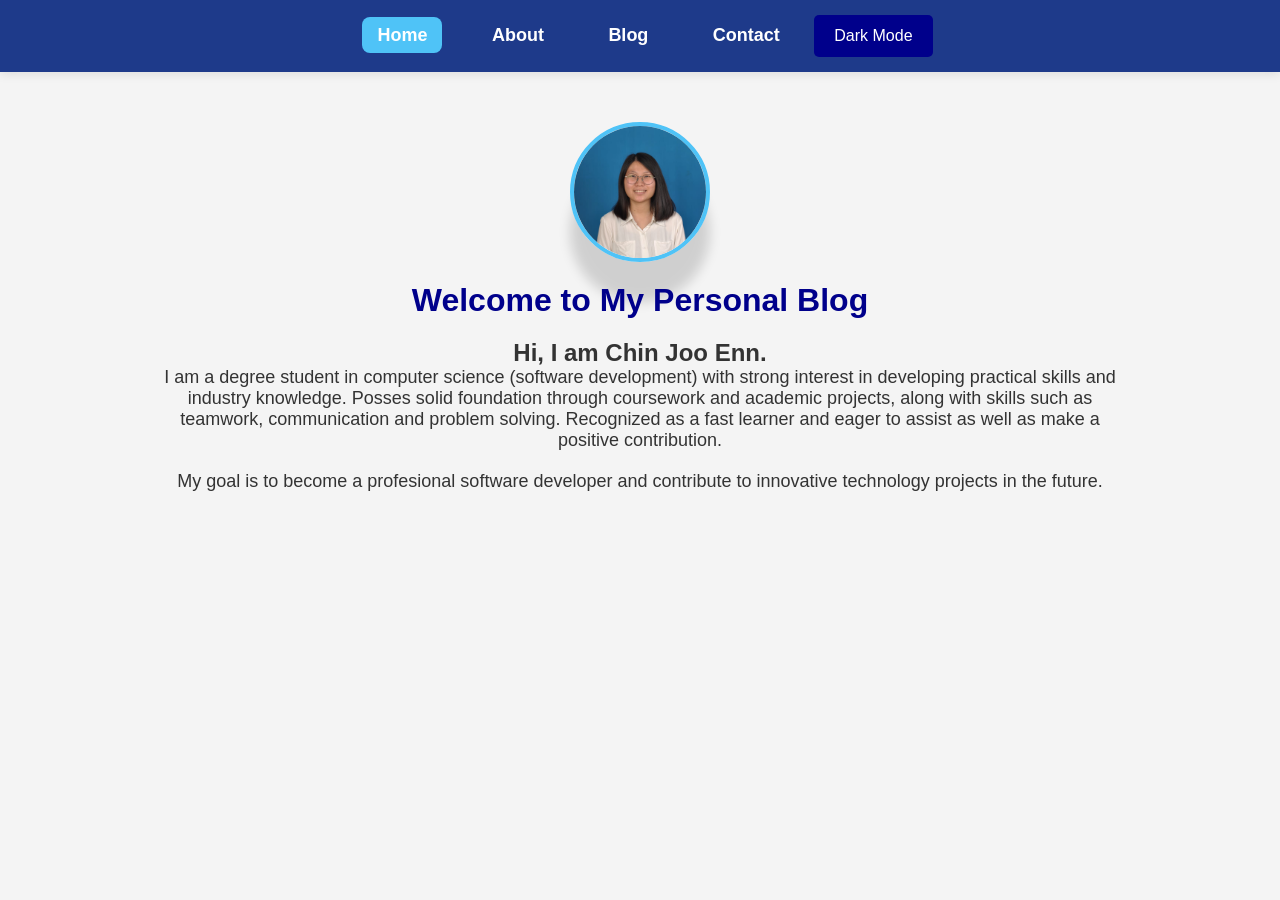
<file: index.html>
<!DOCTYPE html>
<html lang="en">

<head>

    <meta charset="UTF-8">
    <meta name="viewport" content="width=device-width, initial-scale=1.0">
    <title>My Personal Blog</title>

    <link rel="stylesheet" href="css/style.css">
</head>

<body>

    <nav>
        <a href="index.html" class="active">Home</a>
        <a href="about.html">About</a>
        <a href="blog.html">Blog</a>
        <a href="contact.html">Contact</a>

         <button onclick="darkMode()">Dark Mode</button>
    </nav>

    <div class="container">
        <img src="images/profile.jpeg" alt="Profile photo" class="profile-photo">
        <h1>Welcome to My Personal Blog</h1>

        <h2>
            Hi, I am Chin Joo Enn.
        </h2>

        <p>
            I am a degree student in computer science (software development) with
            strong interest in developing practical skills and industry knowledge.
            Posses solid foundation through coursework and academic projects,
            along with skills such as teamwork, communication and problem
            solving. Recognized as a fast learner and eager to assist as well as
            make a positive contribution.
        </p>

        <p>
            My goal is to become a profesional software developer and contribute to innovative
            technology projects in the future.
        </p>
    
    </div>
    <script src="js/script.js"></script>
</body>
</html>
</file>
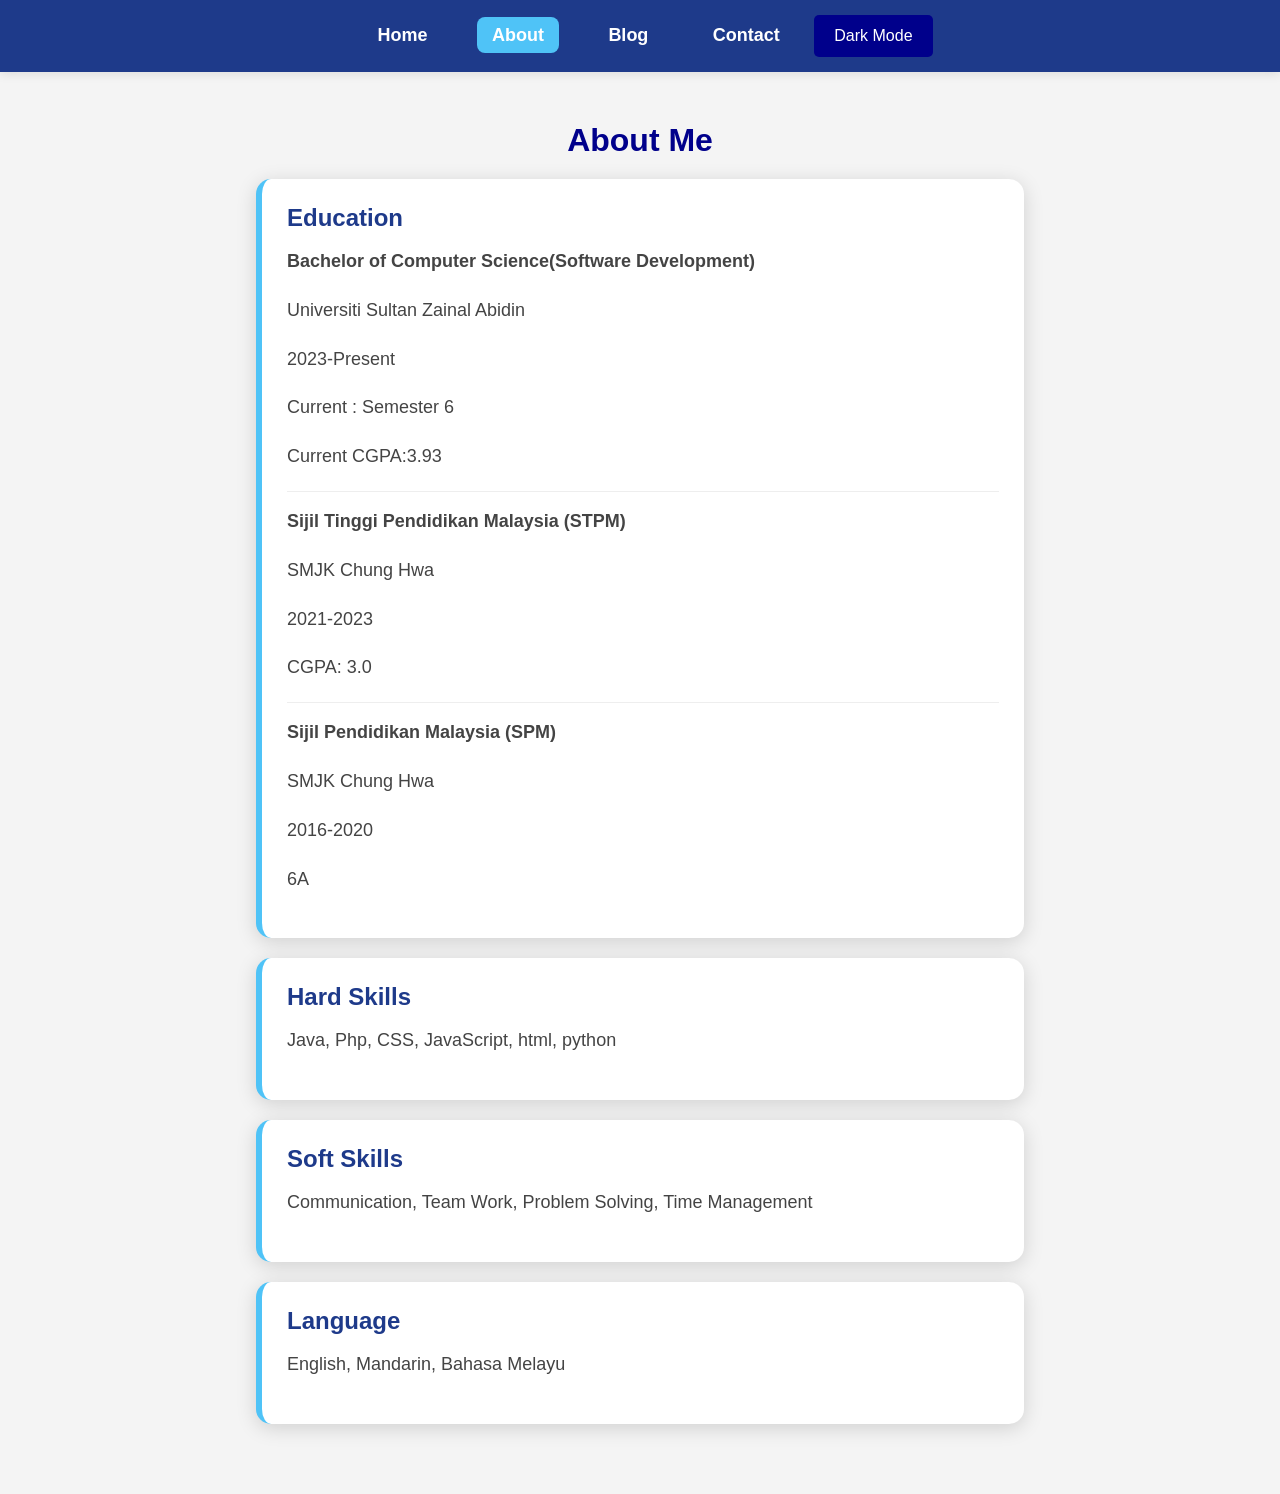
<file: about.html>
<!DOCTYPE html>
<html lang="en">

<head>

    <meta charset="UTF-8">
    <meta name="viewport" content="width=device-width, initial-scale=1.0">
    <title>About Me</title>

    <link rel="stylesheet" href="css/style.css">
</head>

<body>

    <nav>
        <a href="index.html">Home</a>
        <a href="about.html" class="active">About</a>
        <a href="blog.html">Blog</a>
        <a href="contact.html">Contact</a>

         <button onclick="darkMode()">Dark Mode</button>
    </nav>

    <div class="container">
        <h1>About Me</h1>

        <div class="skill-card">
            <h2>Education</h2>
            <p><strong>Bachelor of Computer Science(Software Development) </strong></p>
            <p>Universiti Sultan Zainal Abidin</p>
            <p>2023-Present</p>
            <p>Current : Semester 6</p>
            <p>Current CGPA:3.93</p>

            <hr>

            <p><strong>Sijil Tinggi Pendidikan Malaysia (STPM)</strong></p>
            <p>SMJK Chung Hwa</p>
            <p>2021-2023</p>
            <p>CGPA: 3.0</p>

            <hr>
            <p><strong>Sijil Pendidikan Malaysia (SPM)</strong></p>
            <p>SMJK Chung Hwa</p>
            <p>2016-2020</p>
            <p>6A</p>
        </div>

        <div class="skill-card">
            <h2>Hard Skills</h2>

            <p>Java, Php, CSS, JavaScript, html, python</p>
        </div>

        <div class="skill-card">
            <h2>Soft Skills</h2>

            <p>Communication, Team Work, Problem Solving, Time Management</p>
        </div>

        <div class="skill-card">
            <h2>Language</h2>

            <p>English, Mandarin, Bahasa Melayu</p>
        </div>
    </div>
    <script src="js/script.js"></script>
</body>
</html>
</file>
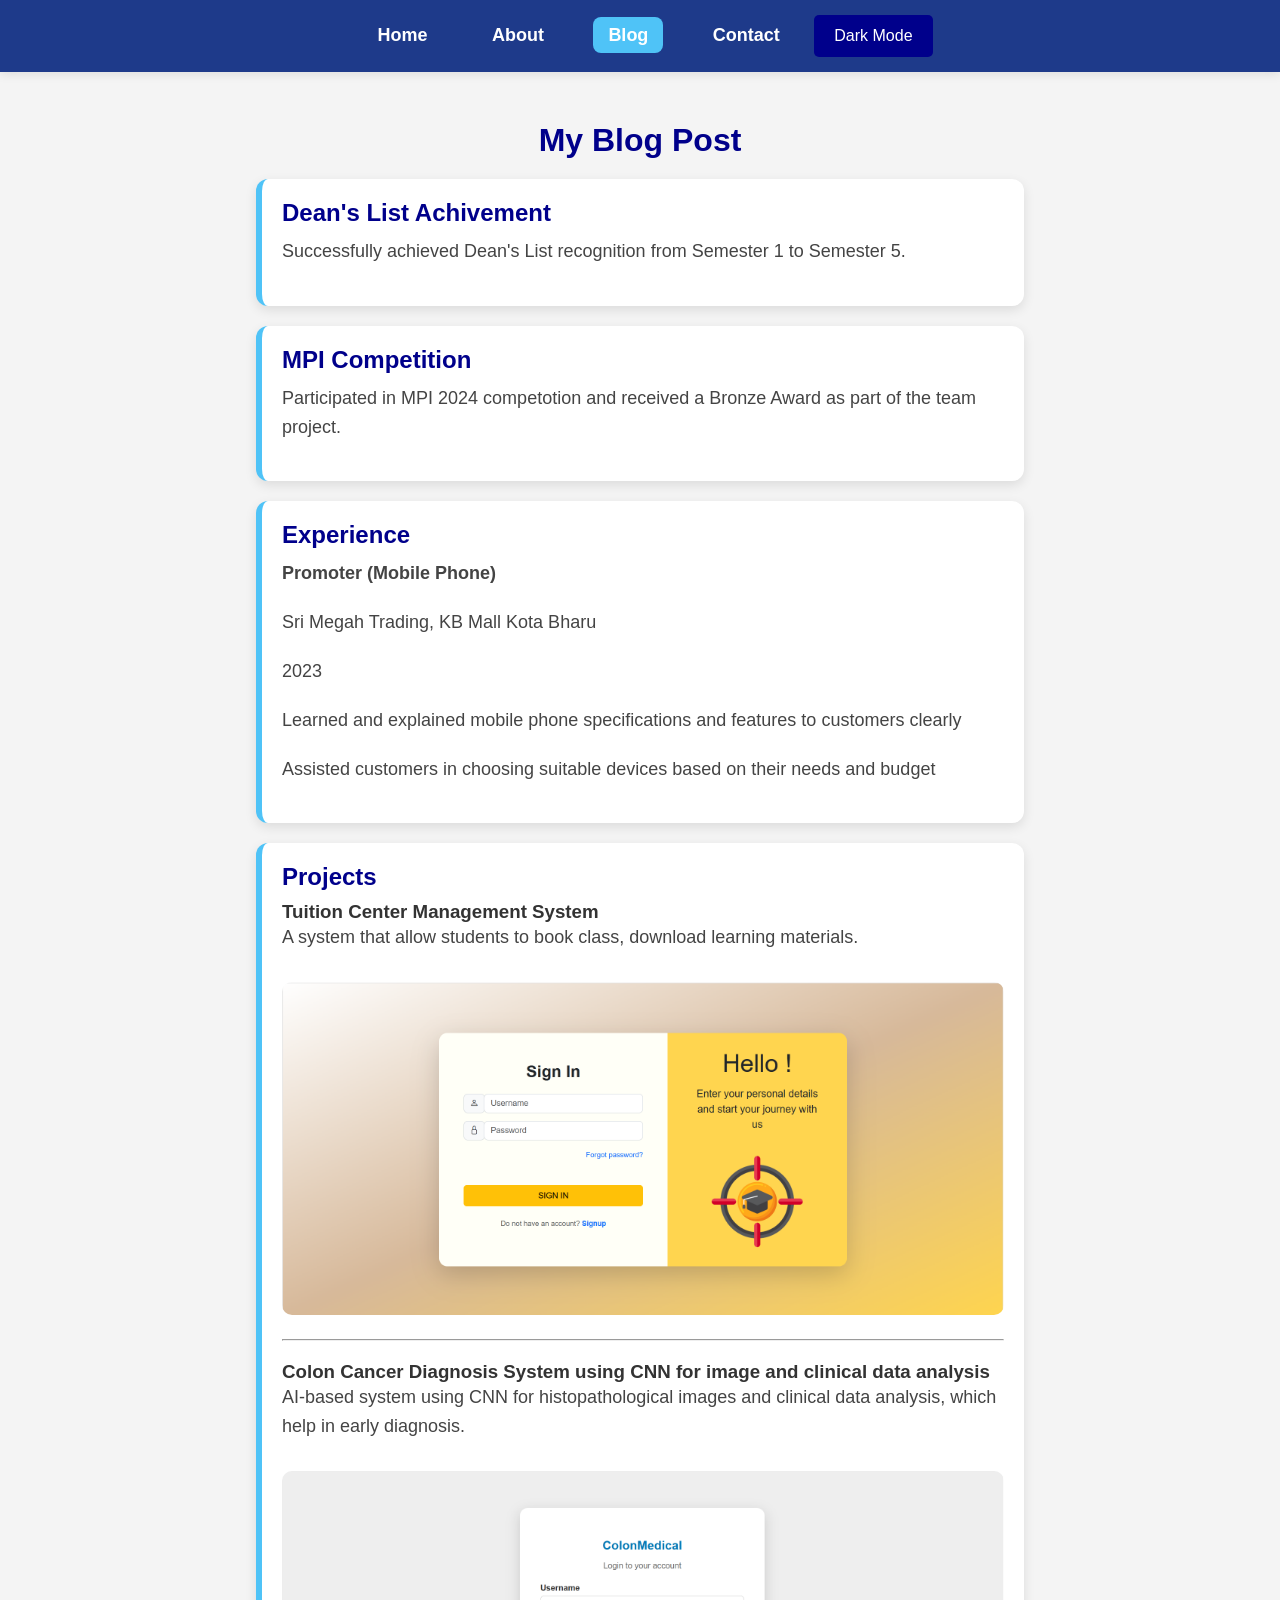
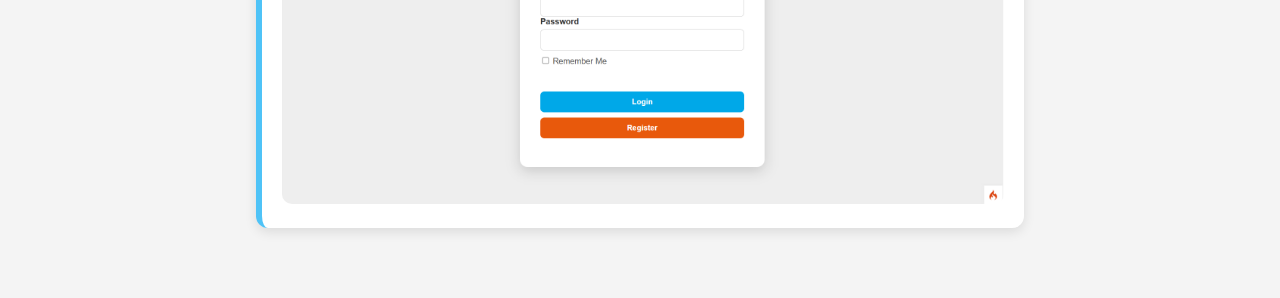
<file: blog.html>
<!DOCTYPE html>
<html lang="en">

<head>
    <meta charset="UTF-8">
    <meta name="viewport" content="width=device-width, initial-scale=1.0">
    <title>Blog</title>

    <link rel="stylesheet" href="css/style.css">
</head>

<body>
    <nav>
        <a href="index.html">Home</a>
        <a href="about.html">About</a>
        <a href="blog.html" class="active">Blog</a>
        <a href="contact.html">Contact</a>

         <button onclick="darkMode()">Dark Mode</button>
    </nav>

    <div class="container">
        <h1 class=""page-title>My Blog Post</h1>

        <div class="blog-card">
            <h2>Dean's List Achivement</h2>
            <p>
                Successfully achieved Dean's List recognition from Semester 1 to Semester 5.
            </p>
        </div>

        <div class="blog-card">
            <h2>MPI Competition</h2>
            <p>
                Participated in MPI 2024 competotion and received a Bronze Award as part of the team project.
            </p>
        </div>
    
        <div class="blog-card">
            <h2>Experience</h2>
            <p><strong>Promoter (Mobile Phone)</strong></p>
            <p>Sri Megah Trading, KB Mall Kota Bharu</p>
            <p>2023</p>
            <p>Learned and explained mobile phone specifications and features to customers clearly</p>
            <p>Assisted customers in choosing suitable devices based on their needs and budget</p>
        </div>

        <div class="blog-card">
            <h2>Projects</h2>
            <h3>Tuition Center Management System</h3>
            <p>A system that allow students to book class, download learning materials.</p>
            <img src="images/tuitionCenter.png" alt="Tuition Center System Screenshot" width="100%">

            <hr>

            <h3>Colon Cancer Diagnosis System using CNN for image and clinical data analysis</h3>
            <p>AI-based system using CNN for histopathological images and clinical data analysis, which help in early diagnosis.</p>
            <img src="images/DiagnosisSystem.png" alt="Diagnosis System Screenshot" width="100%">
        </div>
    </div>
    <script src="js/script.js"></script>
</body>
</html>
</file>
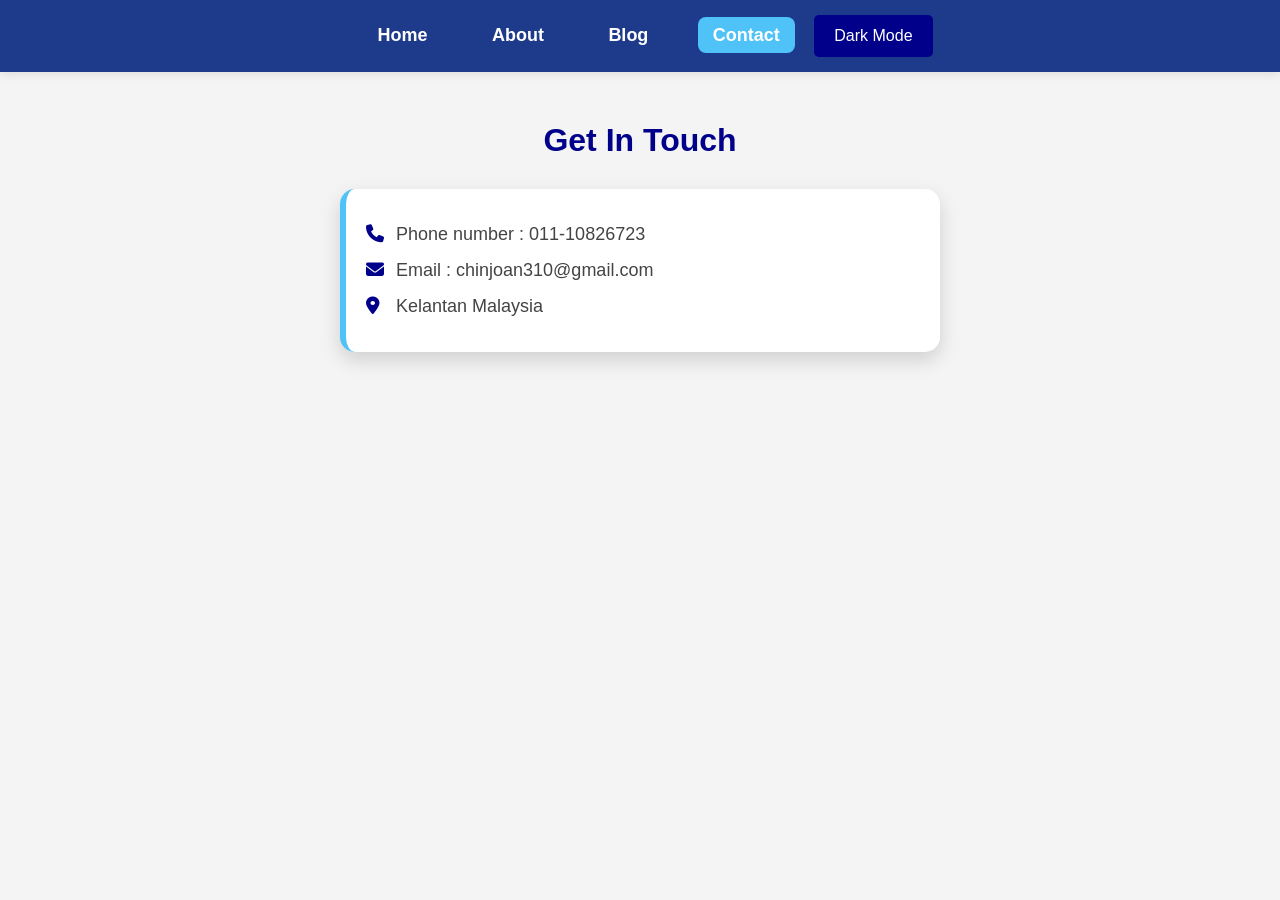
<file: contact.html>
<!DOCTYPE html>
<html lang="en">

    <head>
        <meta charset="UTF-8">
        <meta name="viewport" content="width=device-width, initial-scale=1.0">
        <title>Contact</title>

        <link rel="stylesheet" href="css/style.css">
        <link rel="stylesheet" href="https://cdnjs.cloudflare.com/ajax/libs/font-awesome/6.5.1/css/all.min.css">
    </head>

    <body>
        <nav>
            <a href="index.html">Home</a>
            <a href="about.html">About</a>
            <a href="blog.html">Blog</a>
            <a href="contact.html" class="active">Contact</a>

             <button onclick="darkMode()">Dark Mode</button>
        </nav>

        <div class="container">
            <h1>Get In Touch</h1>

            <div class="contact-card">
                <p><i class="fa-solid fa-phone"></i>Phone number : 011-10826723</p>
                <p><i class="fa-solid fa-envelope"></i>Email : chinjoan310@gmail.com</p>
                <p><i class="fa-solid fa-location-dot"></i>Kelantan Malaysia</p>
            </div>
        </div>
        <script src="js/script.js"></script>
    </body>
</html>
</file>
<file: css/style.css>
* {
    margin: 0;
    padding: 0;
    box-sizing: border-box;
}

body {
    font-family : Arial, sans-serif;
    background-color: #f4f4f4;
    color: #333;
}

nav {
    background-color: #1e3a8a;
    padding: 15px;
    text-align: center;
    box-shadow: 0 2px 10px rgba(0,0,0,0.1);
}

nav a {
    color: white;
    text-decoration: none;
    margin: 0 15px;
    padding: 8px 15px;
    border-radius: 8px;
    font-size: 18px;
    font-weight: bold;
    transition: 0.3s;
}

nav a:hover {
    color: #4FC3F7;
}

.active {
    background: #4FC3F7;
    color: white;
    border-bottom: none;
}

.container {
    width: 90%;
    max-width: 1000px;
    margin: auto;
    text-align: center;
    padding: 50px 20px;
}

h1 {
    margin-bottom: 20px;
    color: darkblue;
}

p {
    font-size: 18px;
    margin-bottom: 20px;
}

button {
    padding: 12px 20px;
    font-size: 16px;
    border: none;
    background-color: darkblue;
    color: white;
    cursor: pointer;
    border-radius: 5px;
}

button:hover {
    background-color: navy;
}

.dark-mode {
    background-color: #121212;
    color: white;
}

.dark-mode nav {
    background-color: black;
}

.dark-mode h1 {
    color: white;
}

@media (max-width: 600px) {
    nav a {
        display: block;
        margin: 10px 0;
    }

    .container {
        width: 95%;
        padding-top: 40px;
    }
}

.page-title {
    text-align: center;
    margin-bottom: 30px;
    color: darkblue;
}

.blog-card {
    background: white;
    padding: 20px;
    margin: 20px auto;
    width: 80%;
    border-radius: 12px;
    box-shadow: 0 4px 12px rgba(0,0,0,0.1);
    transition: 0.3s ease;
    text-align: left;
    border-left: 6px solid #4FC3F7;
}

.blog-card:hover {
    transform: translateY(-5px);
    box-shadow: 0 8px 20px rgba(0,0,0,0.2);
}

.blog-card h2 {
    color: darkblue;
    margin-bottom: 10px;
}

.blog-card p{
    line-height: 1.6;
    color: #444;
}

.blog-card img {
    margin-top: 10px;
    border-radius: 10px;
    box-shadow: 0 4px 12px rgba(0.0.0.0,15);
}

.blog-card hr {
    margin: 20px 0;
}

.profile-photo {
    width: 140px;
    height: 140px;
    border-radius: 50%;
    object-fit: cover;
    display: block;
    margin: 0 auto 20px auto;
    box-shadow: 0 40px 12px rgba(0, 0, 0, 0.15);
    border: 4px solid #4FC3F7;
}

.skill-card {
    background: white;
    padding: 25px;
    margin: 20px auto;
    width: 80%;
    border-radius: 15px;
    box-shadow: 0 4px 20px rgba(0,0,0,0.15);
    text-align: left;
    border-left: 6px solid #4FC3F7;
}

.skill-card:hover {
    transform: translateY(-5px);
    transition: 0.3s ease;
    box-shadow: 0 12px 25px rgba(0,0,0,0.2);
}

.skill-card h2{
    color: #1e3a8a;
    margin-bottom: 15px;
}

.skill-card p {
    line-height: 1.6;
    color: #444;
}

.skill-card hr {
    border:none;
    border-top: 1px solid #eee;
    margin: 15px 0;
}

.contact-card {
    background: white;
    width: 90%;
    max-width: 600px;
    margin: 30px auto;
    padding: 20px;
    box-shadow: 0 8px 20px rgba(0, 0,0,0.15);
    border-radius: 15px;
    text-align: left;
    border-left: 6px solid #4FC3F7;
    word-wrap: break-word;
    overflow-wrap: break-word;
}

.contact-card p {
    margin: 15px 0;
    font-size: 18px;
    color: #444;
}

.contact-card i {
    width: 30px;
    color: darkblue;
}
</file>
